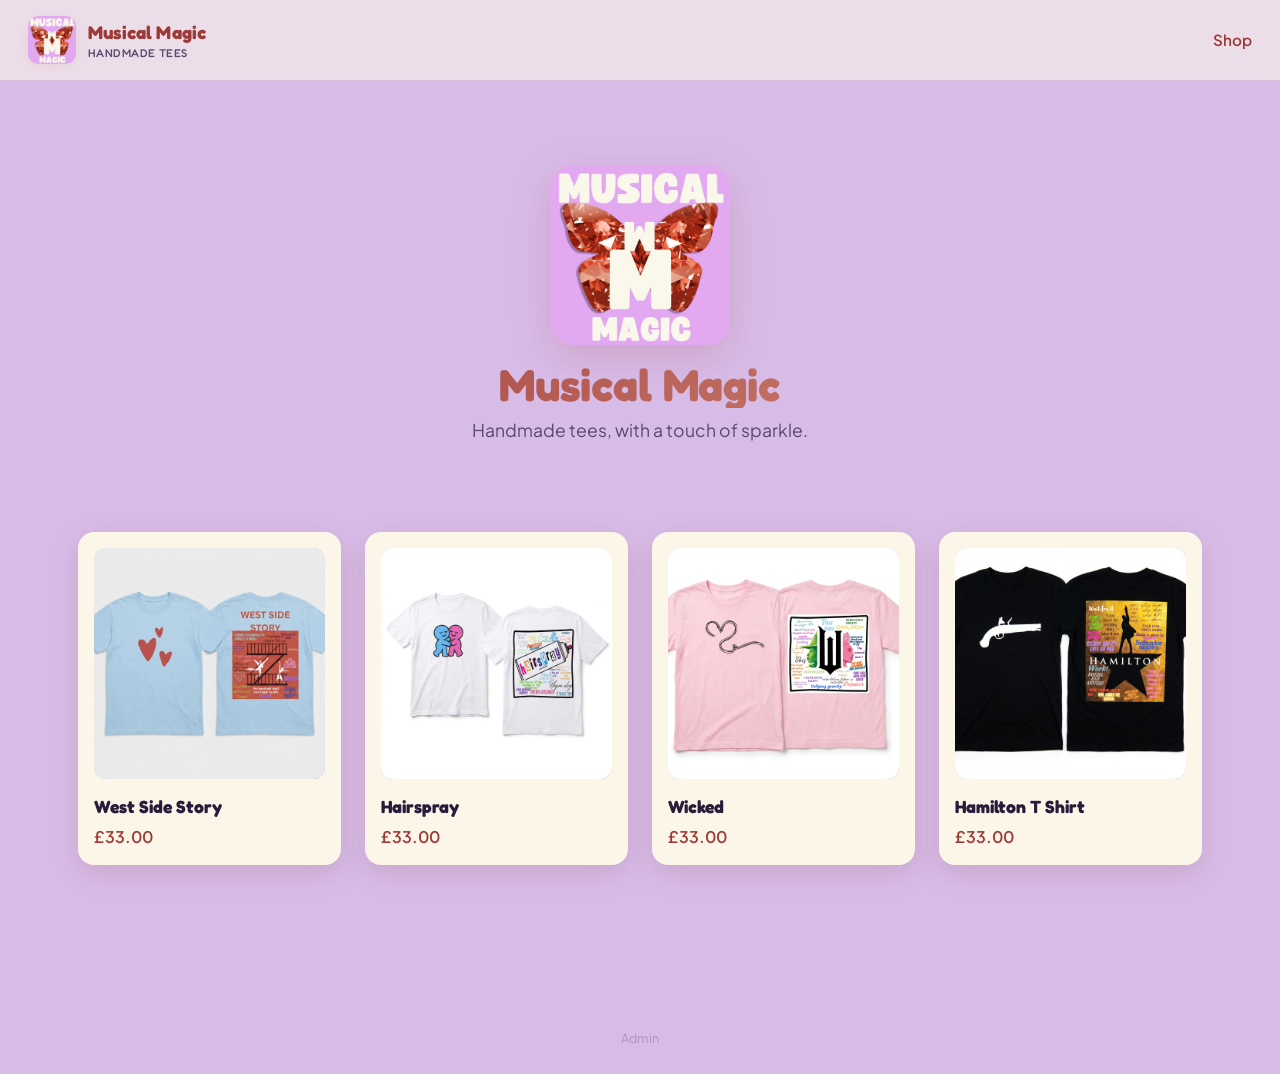
<file: index.html>
<!doctype html>
<html lang="en">
<head>
  <meta charset="utf-8">
  <meta name="viewport" content="width=device-width, initial-scale=1">
  <meta name="description" content="Musical Magic — handmade tees, with a touch of sparkle.">
  <title>Musical Magic</title>
  <link rel="icon" href="logo.jpg">
  <link rel="stylesheet" href="style.css">
</head>
<body>
  <header class="topbar">
    <a class="brand" href="index.html">
      <img src="logo.jpg" alt="Musical Magic logo">
      <div class="brand-name">Musical Magic<small>handmade tees</small></div>
    </a>
    <nav class="nav">
      <a href="index.html" class="active">Shop</a>
    </nav>
  </header>

  <main class="page">
    <section class="hero">
      <img class="hero-logo" src="logo.jpg" alt="Musical Magic">
      <h1>Musical Magic</h1>
      <p class="lead">Handmade tees, with a touch of sparkle.</p>
    </section>

    <section id="grid" class="grid"></section>
    <div id="empty" class="empty" hidden>No tees in stock just yet — check back soon.</div>
  </main>

  <footer class="admin-footer">
    <a href="admin.html">Admin</a>
  </footer>

  <script>
    fetch("tshirts.json", { cache: "no-store" })
      .then(r => r.json())
      .then(data => {
        const grid = document.getElementById("grid");
        const items = (data.tshirts || []);
        if (items.length === 0) {
          grid.hidden = true;
          document.getElementById("empty").hidden = false;
          return;
        }
        grid.innerHTML = items.map(renderCard).join("");
      })
      .catch(() => {
        document.getElementById("grid").hidden = true;
        document.getElementById("empty").hidden = false;
        document.getElementById("empty").textContent =
          "Couldn't load the shop right now. Try again in a moment.";
      });

    function renderCard(t) {
      t = normalize(t);
      const initial = (t.name || "?").charAt(0).toUpperCase();
      const cover = t.images[0] || "";
      const hover = t.images[1] || "";

      let imgHtml;
      if (cover) {
        imgHtml = `<img class="card-image-primary" src="${escapeHtml(cover)}" alt="${escapeHtml(t.name)}" onerror="this.style.display='none';this.parentElement.querySelector('.placeholder').style.display='flex';">`;
        if (hover) {
          imgHtml += `<img class="card-image-hover" src="${escapeHtml(hover)}" alt="" onerror="this.style.display='none'">`;
        }
        imgHtml += `<div class="placeholder" style="display:none">${escapeHtml(initial)}</div>`;
      } else {
        imgHtml = `<div class="placeholder">${escapeHtml(initial)}</div>`;
      }

      const unavail = !t.anyAvailable
        ? '<span class="card-unavailable">Out of stock</span>' : '';
      return `
        <a class="card" href="product.html?id=${encodeURIComponent(t.id)}">
          <div class="card-image">${imgHtml}</div>
          <div class="card-name">${escapeHtml(t.name || "")}</div>
          <div class="card-price">£${formatPrice(t.price)}</div>
          ${unavail}
        </a>
      `;
    }

    /* Normalise old + new schemas into one shape:
       { images: [], sizes: {S,M,L,XL,XXL booleans}, anyAvailable: bool }.
       Keeps the renderer simple and lets old data (image: "x", available: true)
       keep working without a migration. */
    function normalize(t) {
      const images = (Array.isArray(t.images) && t.images.length)
        ? t.images.filter(x => x)
        : (t.image ? [t.image] : []);
      let sizes;
      if (t.sizes && typeof t.sizes === "object") {
        sizes = {
          S:   !!t.sizes.S,   M:   !!t.sizes.M,   L:   !!t.sizes.L,
          XL:  !!t.sizes.XL,  XXL: !!t.sizes.XXL,
        };
      } else {
        const a = t.available !== false;
        sizes = { S: a, M: a, L: a, XL: a, XXL: a };
      }
      const anyAvailable = Object.values(sizes).some(v => v);
      return { ...t, images, sizes, anyAvailable };
    }

    function formatPrice(p) {
      const n = Number(p);
      if (!isFinite(n)) return "—";
      return n.toFixed(2);
    }

    function escapeHtml(s) {
      return String(s).replace(/[&<>"']/g, c => ({
        "&": "&amp;", "<": "&lt;", ">": "&gt;", '"': "&quot;", "'": "&#39;"
      })[c]);
    }
  </script>
</body>
</html>
</file>
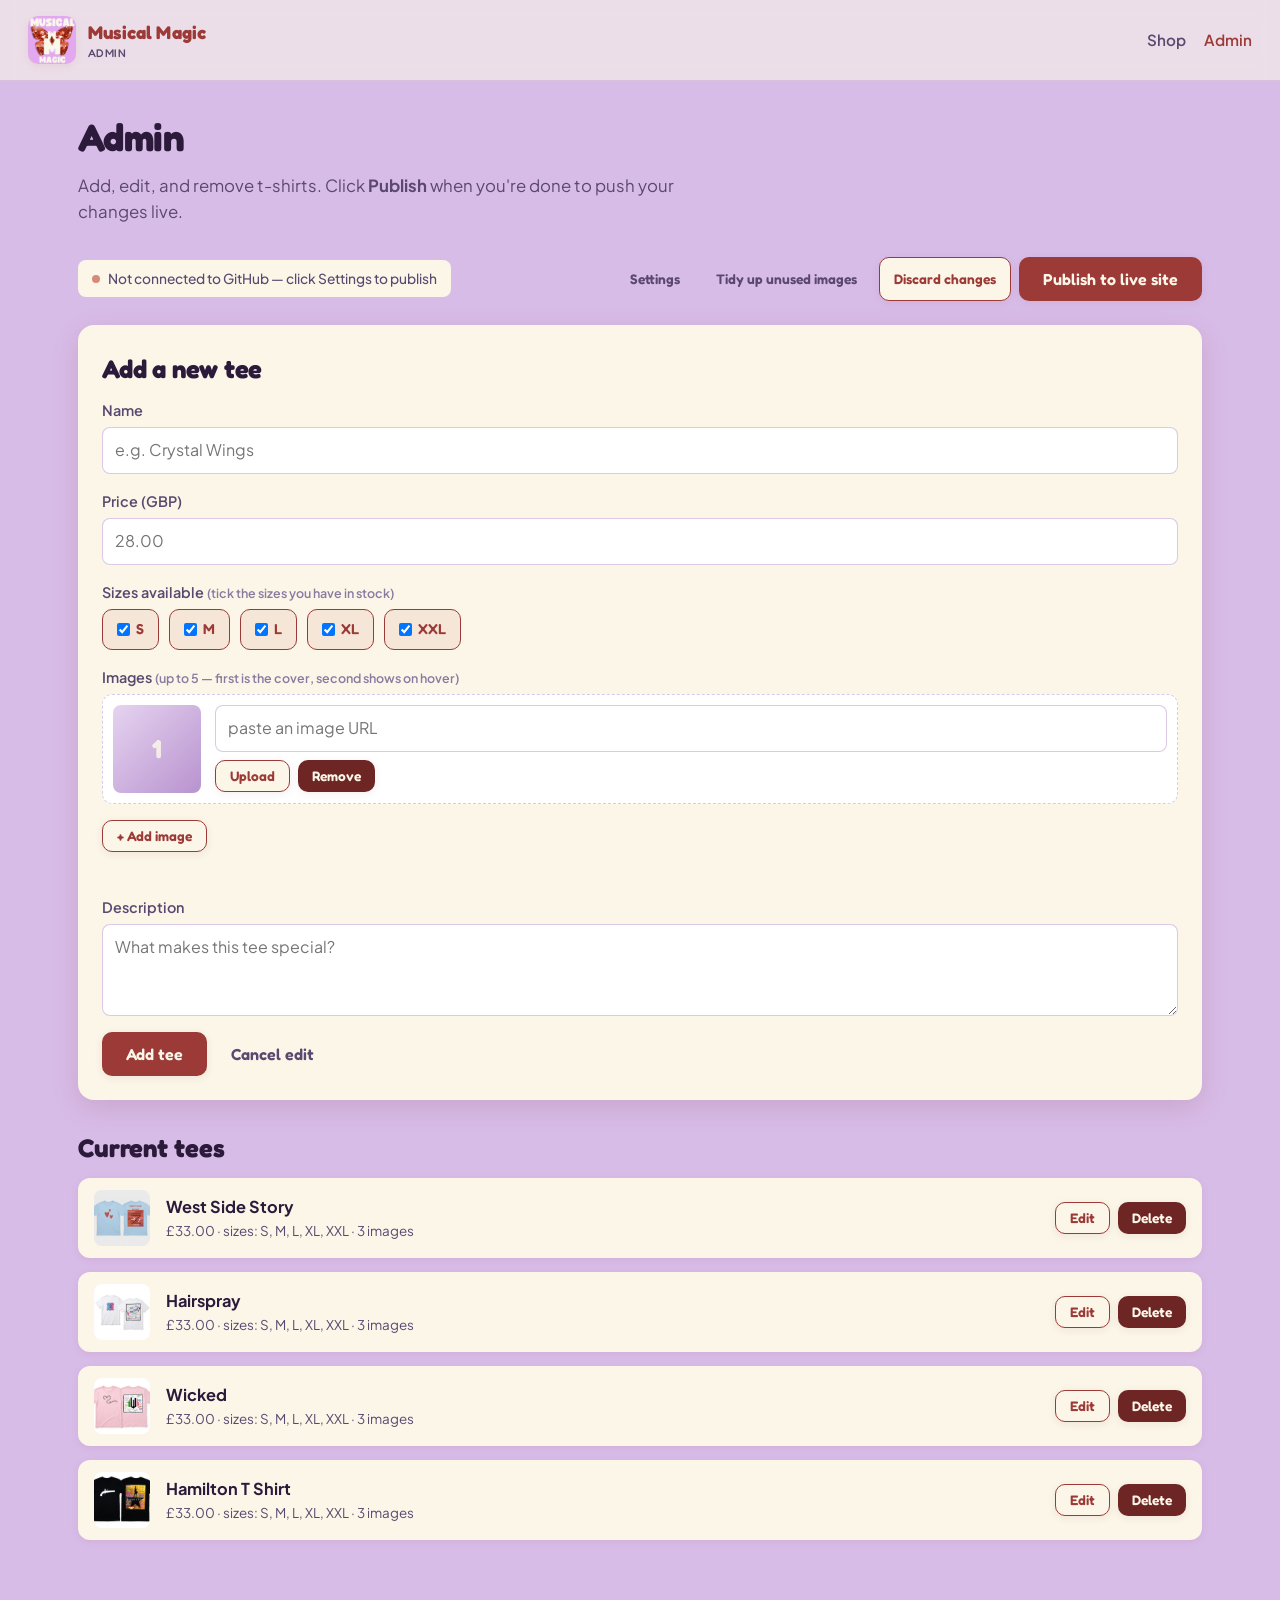
<file: admin.html>
<!doctype html>
<html lang="en">
<head>
  <meta charset="utf-8">
  <meta name="viewport" content="width=device-width, initial-scale=1">
  <meta name="robots" content="noindex, nofollow">
  <title>Admin — Musical Magic</title>
  <link rel="icon" href="logo.jpg">
  <link rel="stylesheet" href="style.css">
</head>
<body>
  <header class="topbar">
    <a class="brand" href="index.html">
      <img src="logo.jpg" alt="Musical Magic logo">
      <div class="brand-name">Musical Magic<small>admin</small></div>
    </a>
    <nav class="nav">
      <a href="index.html">Shop</a>
      <a href="admin.html" class="active">Admin</a>
    </nav>
  </header>

  <main class="page">
    <h1>Admin</h1>
    <p class="lead">Add, edit, and remove t-shirts. Click <strong>Publish</strong> when you're done to push your changes live.</p>

    <div class="admin-bar">
      <div id="status" class="admin-status"><span class="dot warn"></span> Loading…</div>
      <div style="display:flex;gap:8px;flex-wrap:wrap">
        <button class="btn-ghost btn btn-sm" id="setupBtn" type="button">Settings</button>
        <button class="btn-ghost btn btn-sm" id="cleanupBtn" type="button">Tidy up unused images</button>
        <button class="btn btn-secondary btn-sm" id="discardBtn" type="button" hidden>Discard changes</button>
        <button class="btn" id="publishBtn" type="button" disabled>Publish to live site</button>
      </div>
    </div>

    <section class="editor">
      <h2 id="formTitle">Add a new tee</h2>
      <form id="form" autocomplete="off" novalidate>
        <input type="hidden" id="editingId" value="">
        <div class="field">
          <label for="f-name">Name</label>
          <input type="text" id="f-name" required maxlength="80" placeholder="e.g. Crystal Wings">
        </div>
        <div class="field">
          <label for="f-price">Price (GBP)</label>
          <input type="number" id="f-price" required min="0" step="0.01" placeholder="28.00">
        </div>
        <div class="field">
          <label>Sizes available <small>(tick the sizes you have in stock)</small></label>
          <div class="size-checks">
            <label class="size-check"><input type="checkbox" id="size-S"   checked> S</label>
            <label class="size-check"><input type="checkbox" id="size-M"   checked> M</label>
            <label class="size-check"><input type="checkbox" id="size-L"   checked> L</label>
            <label class="size-check"><input type="checkbox" id="size-XL"  checked> XL</label>
            <label class="size-check"><input type="checkbox" id="size-XXL" checked> XXL</label>
          </div>
        </div>
        <div class="field">
          <label>Images <small>(up to 5 — first is the cover, second shows on hover)</small></label>
          <div id="imageRows" class="image-rows"></div>
          <div style="margin-top:10px">
            <button type="button" id="addImageBtn" class="btn btn-secondary btn-sm">+ Add image</button>
          </div>
          <small id="imageStatus" class="image-status"></small>
        </div>
        <div class="field">
          <label for="f-description">Description</label>
          <textarea id="f-description" maxlength="800" placeholder="What makes this tee special?"></textarea>
        </div>
        <div style="display:flex;gap:10px;flex-wrap:wrap">
          <button class="btn" id="saveBtn" type="submit">Add tee</button>
          <button class="btn btn-ghost" id="cancelBtn" type="button" hidden>Cancel edit</button>
        </div>
      </form>
    </section>

    <h2>Current tees</h2>
    <div id="tshirtList" class="tshirt-list"></div>
    <div id="listEmpty" class="empty" hidden>No tees yet. Add your first one above.</div>
  </main>

  <!-- Setup / GitHub token modal -->
  <div class="modal-mask" id="setupModal" hidden>
    <div class="modal">
      <h2>Connect to GitHub</h2>
      <p>To publish your changes to the live shop, you need a GitHub <strong>Personal Access Token</strong>. It's stored only in this browser.</p>
      <ol style="color:var(--ink-soft);font-size:0.94rem;padding-left:18px;line-height:1.7">
        <li>Open <a id="patLink" target="_blank" rel="noopener">github.com/settings/personal-access-tokens/new</a> in a new tab.</li>
        <li>Token name: anything (e.g. <em>Musical Magic admin</em>). Expiration: up to a year.</li>
        <li>Repository access: <strong>Only select repositories</strong> → choose <code id="repoSlug">richmondbot2000-prog/TShirts</code>.</li>
        <li>Repository permissions → <strong>Contents</strong>: <strong>Read and write</strong>.</li>
        <li>Click <strong>Generate token</strong>. Copy the token and paste below.</li>
      </ol>
      <form id="patForm">
        <div class="field">
          <label for="patInput">Personal Access Token</label>
          <input type="password" id="patInput" autocomplete="off" placeholder="github_pat_…">
          <small>Stored in this browser only. Use "Forget token" to remove it.</small>
        </div>
        <div class="field">
          <label for="ownerInput">Repo owner</label>
          <input type="text" id="ownerInput" value="richmondbot2000-prog">
        </div>
        <div class="field">
          <label for="repoInput">Repo name</label>
          <input type="text" id="repoInput" value="TShirts">
        </div>
        <div style="display:flex;gap:10px;flex-wrap:wrap">
          <button class="btn" type="submit">Save token</button>
          <button class="btn btn-ghost" id="forgetBtn" type="button">Forget token</button>
          <button class="btn btn-ghost" id="closeSetupBtn" type="button">Close</button>
        </div>
      </form>
    </div>
  </div>

  <div class="toast" id="toast"></div>

  <script>
    /* Musical Magic admin
       ──────────────────
       Local-first editor: every change is held in localStorage so the user
       can iterate without round-trips. "Publish" pushes the working state
       to GitHub (PUT /repos/:owner/:repo/contents/tshirts.json with the
       blob's current sha) which triggers a Pages rebuild ~30s later. */

    const LS_DRAFT = "mm_draft_v1";
    const LS_REMOTE = "mm_last_published_v1";
    const LS_PAT = "mm_pat_v1";
    const LS_REPO = "mm_repo_v1";

    const $ = id => document.getElementById(id);

    const SIZE_ORDER = ["S","M","L","XL","XXL"];

    let state = { tshirts: [] };
    let lastPublished = null;       // string of last-known JSON content
    let remoteSha = null;            // sha of tshirts.json on GitHub
    let dirty = false;
    let editingId = null;
    let formImages = [""];           // working list of image URLs (length 0..5)

    /* ── boot ─────────────────────────────────────────────────────────── */

    init();

    async function init() {
      restoreRepoConfig();

      // Load draft (if any) or latest published JSON
      const draft = localStorage.getItem(LS_DRAFT);
      if (draft) {
        try { state = JSON.parse(draft); dirty = true; }
        catch { state = { tshirts: [] }; }
      } else {
        await loadFromFile();
      }

      // Always also fetch the live tshirts.json so we know what's published
      // and have the sha for PUTs.
      await refreshRemote();

      render();
      renderImageRows();
      updateStatus();
      updatePublishButton();
      bindEvents();
    }

    function restoreRepoConfig() {
      const cfg = JSON.parse(localStorage.getItem(LS_REPO) || "{}");
      $("ownerInput").value = cfg.owner || "richmondbot2000-prog";
      $("repoInput").value  = cfg.repo  || "TShirts";
      $("repoSlug").textContent = `${$("ownerInput").value}/${$("repoInput").value}`;
      $("patLink").href = "https://github.com/settings/personal-access-tokens/new";
      const pat = localStorage.getItem(LS_PAT);
      if (pat) $("patInput").value = pat;
    }

    async function loadFromFile() {
      try {
        const r = await fetch("tshirts.json", { cache: "no-store" });
        const data = await r.json();
        state = { tshirts: data.tshirts || [] };
      } catch {
        state = { tshirts: [] };
      }
    }

    async function refreshRemote() {
      const cfg = repoCfg();
      if (!cfg.pat || !cfg.owner || !cfg.repo) return;
      try {
        const r = await fetch(
          `https://api.github.com/repos/${cfg.owner}/${cfg.repo}/contents/tshirts.json`,
          { headers: ghHeaders(cfg) }
        );
        if (!r.ok) return;
        const data = await r.json();
        remoteSha = data.sha;
        lastPublished = atob((data.content || "").replace(/\s/g, ""));
        localStorage.setItem(LS_REMOTE, lastPublished);
      } catch {}
    }

    function repoCfg() {
      return {
        pat:   localStorage.getItem(LS_PAT) || "",
        owner: ($("ownerInput").value || "").trim(),
        repo:  ($("repoInput").value  || "").trim(),
      };
    }

    function ghHeaders(cfg) {
      return {
        "Authorization": `Bearer ${cfg.pat}`,
        "Accept": "application/vnd.github+json",
        "X-GitHub-Api-Version": "2022-11-28",
      };
    }

    /* ── render ────────────────────────────────────────────────────────── */

    function render() {
      const list = $("tshirtList");
      const empty = $("listEmpty");
      const items = state.tshirts || [];

      if (items.length === 0) {
        list.innerHTML = "";
        empty.hidden = false;
        return;
      }
      empty.hidden = true;
      list.innerHTML = items.map(raw => {
        const t = normalize(raw);
        const initial = escapeHtml((t.name || "?").charAt(0).toUpperCase());
        const cover = t.images[0] || "";
        const thumb = cover
          ? `<img src="${escapeHtml(cover)}" alt="" onerror="this.style.display='none';this.parentElement.querySelector('.placeholder').style.display='flex';">`
          + `<div class="placeholder" style="display:none">${initial}</div>`
          : `<div class="placeholder">${initial}</div>`;
        const badge = t.anyAvailable
          ? "" : '<span class="badge">Out of stock</span>';
        const sizeSummary = SIZE_ORDER.filter(s => t.sizes[s]).join(", ") || "no sizes";
        return `
          <div class="tshirt-row" data-id="${escapeHtml(t.id)}">
            <div class="thumb">${thumb}</div>
            <div class="meta">
              <strong>${escapeHtml(t.name || "")}${badge}</strong>
              <div class="sub">£${formatPrice(t.price)} · sizes: ${escapeHtml(sizeSummary)} · ${t.images.length} image${t.images.length === 1 ? "" : "s"}</div>
            </div>
            <div class="actions">
              <button class="btn btn-secondary btn-sm" data-action="edit" data-id="${escapeHtml(t.id)}">Edit</button>
              <button class="btn btn-danger btn-sm" data-action="delete" data-id="${escapeHtml(t.id)}">Delete</button>
            </div>
          </div>
        `;
      }).join("");
    }

    function normalize(t) {
      const images = (Array.isArray(t.images) && t.images.length)
        ? t.images.filter(x => x)
        : (t.image ? [t.image] : []);
      let sizes;
      if (t.sizes && typeof t.sizes === "object") {
        sizes = {
          S:   !!t.sizes.S,   M:   !!t.sizes.M,   L:   !!t.sizes.L,
          XL:  !!t.sizes.XL,  XXL: !!t.sizes.XXL,
        };
      } else {
        const a = t.available !== false;
        sizes = { S: a, M: a, L: a, XL: a, XXL: a };
      }
      const anyAvailable = Object.values(sizes).some(v => v);
      return { ...t, images, sizes, anyAvailable };
    }

    function updateStatus() {
      const dot = !repoCfg().pat ? "warn" : (dirty ? "dirty" : "ok");
      const text = !repoCfg().pat
        ? "Not connected to GitHub — click Settings to publish"
        : dirty
          ? "Unpublished changes"
          : "Published — live site is up to date";
      $("status").innerHTML = `<span class="dot ${dot}"></span> ${escapeHtml(text)}`;
      $("discardBtn").hidden = !dirty;
    }

    function updatePublishButton() {
      $("publishBtn").disabled = !dirty || !repoCfg().pat;
    }

    /* ── form ──────────────────────────────────────────────────────────── */

    function bindEvents() {
      $("form").addEventListener("submit", onSubmit);
      $("cancelBtn").addEventListener("click", resetForm);
      $("discardBtn").addEventListener("click", discardChanges);
      $("publishBtn").addEventListener("click", publish);
      $("setupBtn").addEventListener("click", () => $("setupModal").hidden = false);
      $("closeSetupBtn").addEventListener("click", () => $("setupModal").hidden = true);
      $("forgetBtn").addEventListener("click", () => {
        localStorage.removeItem(LS_PAT);
        $("patInput").value = "";
        toast("Token removed from this browser");
        updateStatus();
        updatePublishButton();
      });
      $("patForm").addEventListener("submit", e => {
        e.preventDefault();
        const pat = $("patInput").value.trim();
        if (pat) localStorage.setItem(LS_PAT, pat);
        localStorage.setItem(LS_REPO, JSON.stringify({
          owner: $("ownerInput").value.trim(),
          repo: $("repoInput").value.trim(),
        }));
        $("repoSlug").textContent = `${$("ownerInput").value.trim()}/${$("repoInput").value.trim()}`;
        $("setupModal").hidden = true;
        refreshRemote().then(() => { updateStatus(); updatePublishButton(); });
        toast("Settings saved");
      });
      $("tshirtList").addEventListener("click", e => {
        const btn = e.target.closest("button[data-action]");
        if (!btn) return;
        const id = btn.dataset.id;
        if (btn.dataset.action === "edit")   return startEdit(id);
        if (btn.dataset.action === "delete") return deleteItem(id);
      });

      // Image-row event delegation — clicks/inputs/changes inside #imageRows
      // route to the right slot via data-idx attributes.
      $("imageRows").addEventListener("click", e => {
        const upload = e.target.closest(".image-row-upload");
        if (upload) {
          const idx = +upload.dataset.idx;
          $("imageRows").querySelector(`.image-row-file[data-idx="${idx}"]`).click();
          return;
        }
        const remove = e.target.closest(".image-row-remove");
        if (remove) {
          const idx = +remove.dataset.idx;
          formImages.splice(idx, 1);
          if (formImages.length === 0) formImages = [""];
          renderImageRows();
          return;
        }
      });
      $("imageRows").addEventListener("input", e => {
        const url = e.target.closest(".image-row-url");
        if (url) formImages[+url.dataset.idx] = url.value;
      });
      $("imageRows").addEventListener("change", e => {
        const file = e.target.closest(".image-row-file");
        if (file && file.files[0]) onSlotFileSelected(+file.dataset.idx, file);
      });
      $("addImageBtn").addEventListener("click", () => {
        if (formImages.length < 5) { formImages.push(""); renderImageRows(); }
      });
      $("cleanupBtn").addEventListener("click", cleanupUnreferencedImages);
    }

    function onSubmit(e) {
      e.preventDefault();
      const name = $("f-name").value.trim();
      const price = parseFloat($("f-price").value);
      const description = $("f-description").value.trim();
      const sizes = {
        S:   $("size-S").checked,
        M:   $("size-M").checked,
        L:   $("size-L").checked,
        XL:  $("size-XL").checked,
        XXL: $("size-XXL").checked,
      };
      const images = formImages.map(s => (s || "").trim()).filter(Boolean);

      if (!name || !isFinite(price) || price < 0) {
        toast("Name and price are required", "error");
        return;
      }

      if (editingId) {
        const i = state.tshirts.findIndex(t => t.id === editingId);
        if (i >= 0) {
          // Replace with the new-schema shape — drops legacy `image` + `available`.
          state.tshirts[i] = { id: state.tshirts[i].id, name, price, description, images, sizes };
        }
        toast("Tee updated");
      } else {
        const id = makeId(name, state.tshirts);
        state.tshirts.unshift({ id, name, price, description, images, sizes });
        toast("Tee added");
      }

      resetForm();
      markDirty();
      render();
    }

    function startEdit(id) {
      const raw = state.tshirts.find(x => x.id === id);
      if (!raw) return;
      const t = normalize(raw);
      editingId = id;
      $("editingId").value = id;
      $("formTitle").textContent = `Edit "${t.name}"`;
      $("f-name").value = t.name || "";
      $("f-price").value = t.price ?? "";
      $("f-description").value = t.description || "";
      SIZE_ORDER.forEach(s => { $(`size-${s}`).checked = t.sizes[s]; });
      formImages = t.images.length ? [...t.images] : [""];
      renderImageRows();
      $("saveBtn").textContent = "Save changes";
      $("cancelBtn").hidden = false;
      $("imageStatus").textContent = "";
      window.scrollTo({ top: 0, behavior: "smooth" });
    }

    function resetForm() {
      editingId = null;
      $("editingId").value = "";
      $("formTitle").textContent = "Add a new tee";
      $("form").reset();
      SIZE_ORDER.forEach(s => { $(`size-${s}`).checked = true; });
      formImages = [""];
      renderImageRows();
      $("saveBtn").textContent = "Add tee";
      $("cancelBtn").hidden = true;
      $("imageStatus").textContent = "";
    }

    function deleteItem(id) {
      const t = state.tshirts.find(x => x.id === id);
      if (!t) return;
      if (!confirm(`Delete "${t.name}"? This can't be undone after publishing.`)) return;
      state.tshirts = state.tshirts.filter(x => x.id !== id);
      markDirty();
      render();
      toast("Tee removed");
    }

    function discardChanges() {
      if (!confirm("Discard all unpublished changes?")) return;
      localStorage.removeItem(LS_DRAFT);
      dirty = false;
      loadFromFile().then(() => {
        render();
        updateStatus();
        updatePublishButton();
        toast("Changes discarded");
      });
    }

    function markDirty() {
      dirty = true;
      localStorage.setItem(LS_DRAFT, JSON.stringify(state));
      updateStatus();
      updatePublishButton();
    }

    /* ── publish ────────────────────────────────────────────────────────── */

    async function publish() {
      const cfg = repoCfg();
      if (!cfg.pat) { $("setupModal").hidden = false; return; }
      const btn = $("publishBtn");
      btn.disabled = true;
      btn.textContent = "Publishing…";

      const content = JSON.stringify({ tshirts: state.tshirts }, null, 2) + "\n";

      try {
        // Ensure we have a fresh sha before PUT
        await refreshRemote();
        const body = {
          message: "Update tshirts.json from admin",
          content: btoa(unescape(encodeURIComponent(content))),
          ...(remoteSha ? { sha: remoteSha } : {}),
        };
        const r = await fetch(
          `https://api.github.com/repos/${cfg.owner}/${cfg.repo}/contents/tshirts.json`,
          { method: "PUT", headers: ghHeaders(cfg), body: JSON.stringify(body) }
        );
        if (!r.ok) {
          const err = await r.json().catch(() => ({}));
          throw new Error(err.message || `HTTP ${r.status}`);
        }
        const data = await r.json();
        remoteSha = data.content && data.content.sha;
        lastPublished = content;
        localStorage.removeItem(LS_DRAFT);
        localStorage.setItem(LS_REMOTE, content);
        dirty = false;
        updateStatus();
        toast("Published! Live site updates in ~30 seconds.", "success");
      } catch (e) {
        toast("Publish failed: " + e.message, "error");
      } finally {
        btn.textContent = "Publish to live site";
        updatePublishButton();
      }
    }

    /* ── image rows: render + per-slot upload + resize ──────────────────── */

    function renderImageRows() {
      const container = $("imageRows");
      container.innerHTML = formImages.map((url, i) => `
        <div class="image-row" data-idx="${i}">
          <div class="image-row-thumb">
            ${url
              ? `<img src="${escapeHtml(url)}" alt="" onerror="this.style.opacity='0.3'">`
              : `<span class="image-row-empty">${i + 1}</span>`}
          </div>
          <div class="image-row-controls">
            <input type="url" class="image-row-url" placeholder="paste an image URL" value="${escapeHtml(url || "")}" data-idx="${i}">
            <input type="file" class="image-row-file" accept="image/*" data-idx="${i}" hidden>
            <div class="image-row-buttons">
              <button type="button" class="btn btn-secondary btn-sm image-row-upload" data-idx="${i}">${url ? "Replace" : "Upload"}</button>
              <button type="button" class="btn btn-danger btn-sm image-row-remove" data-idx="${i}">Remove</button>
            </div>
          </div>
        </div>
      `).join("");
      $("addImageBtn").hidden = formImages.length >= 5;
    }

    async function onSlotFileSelected(idx, fileInput) {
      const file = fileInput.files[0];
      if (!file) return;
      const cfg = repoCfg();
      if (!cfg.pat) {
        $("setupModal").hidden = false;
        $("imageStatus").textContent = "Connect to GitHub first (Settings) to upload images.";
        fileInput.value = "";
        return;
      }
      if (!file.type.startsWith("image/")) {
        $("imageStatus").textContent = "That doesn't look like an image file.";
        fileInput.value = "";
        return;
      }
      // 25MB sanity cap on input — we resize down anyway.
      if (file.size > 25 * 1024 * 1024) {
        $("imageStatus").textContent = "Image is over 25MB — please pick a smaller file.";
        fileInput.value = "";
        return;
      }

      $("imageStatus").textContent = `Slot ${idx + 1}: processing…`;
      let working, ext, resizeNote = "";
      try {
        const result = await maybeResizeImage(file);
        working = result.blob;
        ext = result.ext;
        resizeNote = result.note;
      } catch (err) {
        $("imageStatus").textContent = `Slot ${idx + 1}: couldn't process image — ${err.message}`;
        return;
      }

      $("imageStatus").textContent = `Slot ${idx + 1}: uploading…` + (resizeNote ? ` (${resizeNote})` : "");
      try {
        const url = await uploadImage(working, ext, cfg);
        formImages[idx] = url;
        renderImageRows();
        $("imageStatus").textContent = `✓ Slot ${idx + 1}: uploaded as ${url}` + (resizeNote ? ` (${resizeNote})` : "");
      } catch (err) {
        $("imageStatus").textContent = `Slot ${idx + 1}: upload failed — ${err.message}`;
        toast("Upload failed: " + err.message, "error");
      } finally {
        fileInput.value = "";
      }
    }

    /* Resize on the client BEFORE upload so phone-camera 8 MB JPEGs become
       300–500 KB without the user having to think about it. Skip resize when
       the image is already small AND modestly sized — no point re-encoding
       an already-optimised asset. Returns { blob, ext, note }. */
    async function maybeResizeImage(file) {
      let img;
      try { img = await loadImage(file); }
      catch { return { blob: file, ext: extOf(file.name), note: "" }; }

      const maxEdge = Math.max(img.naturalWidth, img.naturalHeight);
      if (file.size <= 800 * 1024 && maxEdge <= 1600) {
        return { blob: file, ext: extOf(file.name), note: "" };
      }

      const blob = await canvasResize(img, 1200, "image/jpeg", 0.85);
      const before = (file.size / 1024).toFixed(0);
      const after  = (blob.size / 1024).toFixed(0);
      const note = `resized ${img.naturalWidth}×${img.naturalHeight} → max 1200px, ${before} KB → ${after} KB`;
      return { blob, ext: "jpg", note };
    }

    function loadImage(blob) {
      return new Promise((resolve, reject) => {
        const url = URL.createObjectURL(blob);
        const img = new Image();
        img.onload  = () => { URL.revokeObjectURL(url); resolve(img); };
        img.onerror = () => { URL.revokeObjectURL(url); reject(new Error("decode failed")); };
        img.src = url;
      });
    }

    function canvasResize(img, maxEdge, mime, quality) {
      const scale = Math.min(1, maxEdge / Math.max(img.naturalWidth, img.naturalHeight));
      const w = Math.round(img.naturalWidth  * scale);
      const h = Math.round(img.naturalHeight * scale);
      const canvas = document.createElement("canvas");
      canvas.width = w; canvas.height = h;
      const ctx = canvas.getContext("2d");
      ctx.imageSmoothingEnabled = true;
      ctx.imageSmoothingQuality = "high";
      ctx.drawImage(img, 0, 0, w, h);
      return new Promise((resolve, reject) => {
        canvas.toBlob(b => b ? resolve(b) : reject(new Error("encoding failed")), mime, quality);
      });
    }

    function extOf(filename) {
      return ((filename || "").split(".").pop() || "jpg")
        .toLowerCase().replace(/[^a-z0-9]/g, "").slice(0, 5) || "jpg";
    }

    async function uploadImage(blob, ext, cfg) {
      // Filename: <slug>-<timestamp>.<ext> — readable in the repo + cache-busts
      // when an image is replaced for the same tee.
      const slugSrc = $("f-name").value.trim() || "tee";
      const slug = slugSrc.toLowerCase()
        .replace(/[^a-z0-9]+/g, "-").replace(/^-+|-+$/g, "") || "tee";
      const filename = `images/${slug}-${Date.now()}.${ext}`;

      const base64 = await blobToBase64(blob);
      const r = await fetch(
        `https://api.github.com/repos/${cfg.owner}/${cfg.repo}/contents/${filename}`,
        {
          method: "PUT",
          headers: ghHeaders(cfg),
          body: JSON.stringify({
            message: `Upload image ${filename}`,
            content: base64,
          }),
        }
      );
      if (!r.ok) {
        const err = await r.json().catch(() => ({}));
        throw new Error(err.message || `HTTP ${r.status}`);
      }
      return filename;
    }

    function blobToBase64(blob) {
      return new Promise((resolve, reject) => {
        const reader = new FileReader();
        reader.onload = () => {
          const result = reader.result || "";
          const comma = result.indexOf(",");
          resolve(comma >= 0 ? result.slice(comma + 1) : "");
        };
        reader.onerror = () => reject(reader.error || new Error("Read failed"));
        reader.readAsDataURL(blob);
      });
    }

    /* ── cleanup: prune unused images in the repo ───────────────────────── */

    async function cleanupUnreferencedImages() {
      const cfg = repoCfg();
      if (!cfg.pat) {
        $("setupModal").hidden = false;
        toast("Connect to GitHub first (Settings) to tidy up images.", "error");
        return;
      }

      // "Referenced" = anything pointed at by a saved tee OR the in-progress
      // form (so an image just uploaded for a tee being edited isn't deleted).
      const referenced = new Set();
      for (const raw of state.tshirts) {
        const t = normalize(raw);
        for (const img of t.images) referenced.add(img);
      }
      for (const url of formImages) {
        if (url) referenced.add(url);
      }

      let images;
      try {
        images = await listImagesInRepo(cfg);
      } catch (e) {
        return toast("Couldn't list images: " + e.message, "error");
      }

      const orphans = images.filter(img => !referenced.has(img.path));
      if (orphans.length === 0) {
        return toast("Nothing to tidy up — every image is in use.", "success");
      }

      const namesPreview = orphans.slice(0, 10).map(o => "  • " + o.path).join("\n");
      const more = orphans.length > 10 ? `\n  …and ${orphans.length - 10} more` : "";
      const ok = confirm(
        `Delete ${orphans.length} unused image(s) from the repo?\n\n${namesPreview}${more}\n\nThis cannot be undone.`
      );
      if (!ok) return;

      let deleted = 0, failed = 0;
      toast(`Deleting ${orphans.length} image(s)…`);
      for (const img of orphans) {
        try {
          const r = await fetch(
            `https://api.github.com/repos/${cfg.owner}/${cfg.repo}/contents/${img.path}`,
            {
              method: "DELETE",
              headers: ghHeaders(cfg),
              body: JSON.stringify({
                message: `Cleanup unused image ${img.path}`,
                sha: img.sha,
              }),
            }
          );
          if (r.ok) deleted++; else failed++;
        } catch { failed++; }
      }
      const msg = `Deleted ${deleted} image(s)` + (failed ? `, ${failed} failed` : "") + ".";
      toast(msg, failed ? "error" : "success");
    }

    async function listImagesInRepo(cfg) {
      const r = await fetch(
        `https://api.github.com/repos/${cfg.owner}/${cfg.repo}/contents/images`,
        { headers: ghHeaders(cfg) }
      );
      if (r.status === 404) return [];   // no images/ folder yet — nothing to tidy
      if (!r.ok) throw new Error(`HTTP ${r.status}`);
      const data = await r.json();
      return (Array.isArray(data) ? data : [])
        .filter(f => f.type === "file")
        .map(f => ({ name: f.name, path: f.path, sha: f.sha }));
    }

    /* ── helpers ────────────────────────────────────────────────────────── */

    function makeId(name, existing) {
      const base = (name || "tee").toLowerCase().replace(/[^a-z0-9]+/g, "-").replace(/^-+|-+$/g, "") || "tee";
      let id = base;
      let n = 2;
      const ids = new Set(existing.map(t => t.id));
      while (ids.has(id)) { id = `${base}-${n++}`; }
      return id;
    }

    function formatPrice(p) {
      const n = Number(p);
      return isFinite(n) ? n.toFixed(2) : "—";
    }

    function escapeHtml(s) {
      return String(s).replace(/[&<>"']/g, c => ({
        "&": "&amp;", "<": "&lt;", ">": "&gt;", '"': "&quot;", "'": "&#39;"
      })[c]);
    }

    let toastT;
    function toast(msg, kind = "") {
      const t = $("toast");
      t.textContent = msg;
      t.className = "toast show " + kind;
      clearTimeout(toastT);
      toastT = setTimeout(() => { t.className = "toast " + kind; }, 2400);
    }
  </script>
</body>
</html>
</file>
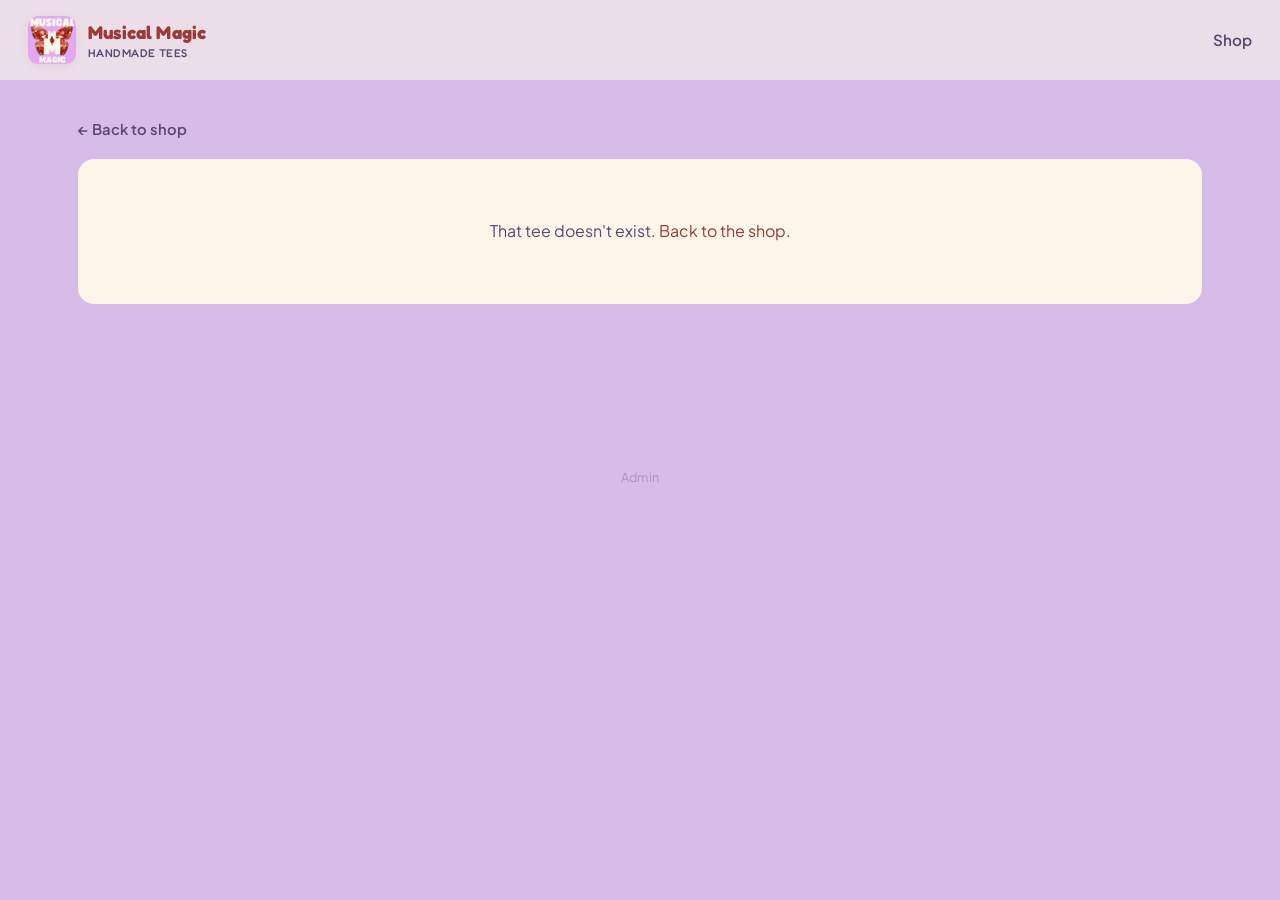
<file: product.html>
<!doctype html>
<html lang="en">
<head>
  <meta charset="utf-8">
  <meta name="viewport" content="width=device-width, initial-scale=1">
  <meta name="description" content="Musical Magic — handmade tees, with a touch of sparkle.">
  <title>Musical Magic</title>
  <link rel="icon" href="logo.jpg">
  <link rel="stylesheet" href="style.css">
</head>
<body>
  <header class="topbar">
    <a class="brand" href="index.html">
      <img src="logo.jpg" alt="Musical Magic logo">
      <div class="brand-name">Musical Magic<small>handmade tees</small></div>
    </a>
    <nav class="nav">
      <a href="index.html">Shop</a>
    </nav>
  </header>

  <main class="page">
    <a href="index.html" class="back-link">← Back to shop</a>
    <section id="product" class="product"></section>
    <div id="missing" class="empty" hidden>That tee doesn't exist. <a href="index.html">Back to the shop</a>.</div>
  </main>

  <footer class="admin-footer">
    <a href="admin.html">Admin</a>
  </footer>

  <script>
    const params = new URLSearchParams(location.search);
    const wantId = params.get("id");

    fetch("tshirts.json", { cache: "no-store" })
      .then(r => r.json())
      .then(data => {
        const items = data.tshirts || [];
        const t = items.find(x => x.id === wantId);
        if (!t) {
          document.getElementById("product").hidden = true;
          document.getElementById("missing").hidden = false;
          return;
        }
        render(t);
        document.title = t.name + " — Musical Magic";
      })
      .catch(() => {
        document.getElementById("product").hidden = true;
        document.getElementById("missing").hidden = false;
      });

    const SIZE_ORDER = ["S","M","L","XL","XXL"];

    function render(t) {
      t = normalize(t);
      const initial = (t.name || "?").charAt(0).toUpperCase();

      // Gallery: hero image + thumbnail strip if there's more than one.
      let galleryHtml;
      if (t.images.length > 0) {
        const thumbs = t.images.length > 1 ? `
          <div class="product-thumbs">
            ${t.images.map((img, i) => `
              <button class="product-thumb${i === 0 ? ' active' : ''}" data-img="${escapeHtml(img)}" type="button" aria-label="Image ${i + 1}">
                <img src="${escapeHtml(img)}" alt="">
              </button>
            `).join("")}
          </div>` : "";
        galleryHtml = `
          <div class="product-gallery">
            <div class="product-image">
              <img id="heroImg" src="${escapeHtml(t.images[0])}" alt="${escapeHtml(t.name)}">
            </div>
            ${thumbs}
          </div>`;
      } else {
        galleryHtml = `<div class="product-image"><div class="placeholder">${escapeHtml(initial)}</div></div>`;
      }

      // Size picker — every size shown, unavailable ones disabled + struck through.
      const sizesHtml = t.anyAvailable ? `
        <div class="size-picker">
          <div class="size-picker-label">Size</div>
          <div class="size-buttons">
            ${SIZE_ORDER.map(s => `
              <button class="size-btn${t.sizes[s] ? "" : " unavailable"}"
                      data-size="${s}"
                      ${t.sizes[s] ? "" : "disabled"}
                      type="button"
                      aria-label="Size ${s}${t.sizes[s] ? "" : " (out of stock)"}">${s}</button>
            `).join("")}
          </div>
        </div>` : `<div class="out-of-stock-msg">Currently out of stock — check back soon.</div>`;

      const ctaHtml = t.anyAvailable
        ? `<button class="btn" id="orderBtn" type="button" disabled>Pick a size to order</button>` : "";

      document.getElementById("product").innerHTML = `
        ${galleryHtml}
        <div class="product-info">
          <h1>${escapeHtml(t.name || "")}</h1>
          <div class="product-price">£${formatPrice(t.price)}</div>
          <p class="product-description">${escapeHtml(t.description || "")}</p>
          ${sizesHtml}
          ${ctaHtml}
        </div>
      `;

      // Wire the gallery thumbnails — click swaps the hero image.
      document.querySelectorAll(".product-thumb").forEach(btn => {
        btn.addEventListener("click", () => {
          document.getElementById("heroImg").src = btn.dataset.img;
          document.querySelectorAll(".product-thumb").forEach(b => b.classList.remove("active"));
          btn.classList.add("active");
        });
      });

      // Wire the size picker — click selects, enabling the order button + size-aware mailto.
      let selectedSize = null;
      document.querySelectorAll(".size-btn:not(.unavailable)").forEach(btn => {
        btn.addEventListener("click", () => {
          selectedSize = btn.dataset.size;
          document.querySelectorAll(".size-btn").forEach(b => b.classList.remove("selected"));
          btn.classList.add("selected");
          const orderBtn = document.getElementById("orderBtn");
          if (orderBtn) {
            orderBtn.disabled = false;
            orderBtn.textContent = `Email to order — size ${selectedSize}`;
            orderBtn.onclick = () => {
              const subject = `Order: ${t.name} (size ${selectedSize})`;
              const body = `I'd like to order the ${t.name} tee in size ${selectedSize}.`;
              window.location.href = `mailto:?subject=${encodeURIComponent(subject)}&body=${encodeURIComponent(body)}`;
            };
          }
        });
      });
    }

    function normalize(t) {
      const images = (Array.isArray(t.images) && t.images.length)
        ? t.images.filter(x => x)
        : (t.image ? [t.image] : []);
      let sizes;
      if (t.sizes && typeof t.sizes === "object") {
        sizes = {
          S:   !!t.sizes.S,   M:   !!t.sizes.M,   L:   !!t.sizes.L,
          XL:  !!t.sizes.XL,  XXL: !!t.sizes.XXL,
        };
      } else {
        const a = t.available !== false;
        sizes = { S: a, M: a, L: a, XL: a, XXL: a };
      }
      const anyAvailable = Object.values(sizes).some(v => v);
      return { ...t, images, sizes, anyAvailable };
    }

    function formatPrice(p) {
      const n = Number(p);
      if (!isFinite(n)) return "—";
      return n.toFixed(2);
    }

    function escapeHtml(s) {
      return String(s).replace(/[&<>"']/g, c => ({
        "&": "&amp;", "<": "&lt;", ">": "&gt;", '"': "&quot;", "'": "&#39;"
      })[c]);
    }
  </script>
</body>
</html>
</file>
<file: style.css>
/* Musical Magic — palette + base styles
   Logo cues: soft lavender background, crystalline garnet butterfly,
   thick cream wordmark. Body uses Plus Jakarta Sans (clean, friendly);
   display headlines use Fredoka (rounded, chunky to echo the wordmark). */
@import url('https://fonts.googleapis.com/css2?family=Fredoka:wght@500;600;700&family=Plus+Jakarta+Sans:wght@400;500;600;700&display=swap');

:root {
  --lav-bg: #d8bce8;
  --lav-soft: #e6d3f0;
  --lav-deep: #b893cf;
  --cream: #fbf6e8;
  --cream-soft: #f5edd6;
  --garnet: #9c3a37;
  --garnet-deep: #6e2624;
  --rose: #d68a7a;
  --ink: #2b1a3a;
  --ink-soft: #5a4870;
  --muted: #897ba0;
  --shadow-soft: 0 2px 8px rgba(110, 38, 36, 0.08);
  --shadow-card: 0 8px 28px rgba(110, 38, 36, 0.14);
  --shadow-glow: 0 12px 40px rgba(156, 58, 55, 0.18);
}

* { box-sizing: border-box; }

html, body {
  margin: 0; padding: 0;
  font-family: 'Plus Jakarta Sans', system-ui, -apple-system, sans-serif;
  color: var(--ink);
  background: var(--lav-bg);
  line-height: 1.55;
}

a { color: var(--garnet); text-decoration: none; }
a:hover { color: var(--garnet-deep); text-decoration: underline; }

img { max-width: 100%; display: block; }

h1, h2, h3 {
  font-family: 'Fredoka', sans-serif;
  font-weight: 700;
  letter-spacing: -0.005em;
  margin: 0 0 0.4em;
  color: var(--ink);
}

h1 { font-size: 2.4rem; line-height: 1.05; }
h2 { font-size: 1.6rem; }
h3 { font-size: 1.2rem; }

/* TOPBAR */
.topbar {
  display: flex;
  align-items: center;
  justify-content: space-between;
  padding: 16px 28px;
  background: rgba(251, 246, 232, 0.6);
  backdrop-filter: blur(10px);
  -webkit-backdrop-filter: blur(10px);
  border-bottom: 1px solid rgba(184, 147, 207, 0.4);
  position: sticky;
  top: 0;
  z-index: 50;
}
.brand {
  display: flex;
  align-items: center;
  gap: 12px;
}
.brand img {
  width: 48px; height: 48px;
  border-radius: 10px;
  object-fit: cover;
  box-shadow: var(--shadow-soft);
}
.brand-name {
  font-family: 'Fredoka', sans-serif;
  font-weight: 700;
  font-size: 1.15rem;
  color: var(--garnet);
  letter-spacing: 0.01em;
}
.brand-name small {
  display: block;
  font-size: 0.7rem;
  color: var(--ink-soft);
  font-weight: 500;
  letter-spacing: 0.04em;
  text-transform: uppercase;
  margin-top: -2px;
}
.nav { display: flex; gap: 18px; align-items: center; }
.nav a {
  font-weight: 600;
  font-size: 0.95rem;
  color: var(--ink-soft);
}
.nav a.active, .nav a:hover { color: var(--garnet); text-decoration: none; }

/* PAGE LAYOUT */
.page {
  max-width: 1180px;
  margin: 0 auto;
  padding: 36px 28px 80px;
}
.lead {
  font-size: 1.05rem;
  color: var(--ink-soft);
  max-width: 620px;
  margin: 0 0 32px;
}

/* HERO (homepage) */
.hero {
  position: relative;
  text-align: center;
  padding: 48px 24px 56px;
  margin-bottom: 32px;
}
.hero-logo {
  width: 180px;
  height: 180px;
  margin: 0 auto 16px;
  border-radius: 24px;
  box-shadow: var(--shadow-glow);
  object-fit: cover;
}
.hero h1 {
  font-size: 2.8rem;
  background: linear-gradient(135deg, var(--garnet) 0%, var(--rose) 100%);
  -webkit-background-clip: text;
  background-clip: text;
  -webkit-text-fill-color: transparent;
  margin-bottom: 0.2em;
}
.hero .lead {
  margin: 0 auto;
  font-size: 1.1rem;
}

/* PRODUCT GRID */
.grid {
  display: grid;
  grid-template-columns: repeat(auto-fill, minmax(260px, 1fr));
  gap: 24px;
}
.card {
  background: var(--cream);
  border-radius: 16px;
  padding: 16px;
  box-shadow: var(--shadow-card);
  transition: transform 0.2s, box-shadow 0.2s;
  cursor: pointer;
  display: flex;
  flex-direction: column;
}
.card:hover {
  transform: translateY(-4px);
  box-shadow: var(--shadow-glow);
}
.card-image {
  aspect-ratio: 1;
  border-radius: 12px;
  background: linear-gradient(135deg, var(--lav-soft) 0%, var(--lav-deep) 100%);
  margin-bottom: 14px;
  overflow: hidden;
  display: flex;
  align-items: center;
  justify-content: center;
  position: relative;
}
.card-image-primary,
.card-image-hover {
  position: absolute;
  inset: 0;
  width: 100%;
  height: 100%;
  object-fit: cover;
  transition: opacity 0.25s ease;
}
.card-image-hover { opacity: 0; }
.card:hover .card-image-hover { opacity: 1; }
.card-image .placeholder {
  font-family: 'Fredoka', sans-serif;
  font-size: 3rem;
  font-weight: 700;
  color: rgba(251, 246, 232, 0.85);
  letter-spacing: 0.02em;
  display: flex;
  align-items: center;
  justify-content: center;
  width: 100%;
  height: 100%;
}
.card-name {
  font-family: 'Fredoka', sans-serif;
  font-weight: 700;
  font-size: 1.1rem;
  margin: 0 0 4px;
  color: var(--ink);
}
.card-price {
  font-weight: 600;
  font-size: 1rem;
  color: var(--garnet);
}
.card-unavailable {
  display: inline-block;
  margin-top: 6px;
  background: rgba(110, 38, 36, 0.08);
  color: var(--garnet-deep);
  font-size: 0.72rem;
  font-weight: 600;
  text-transform: uppercase;
  letter-spacing: 0.06em;
  padding: 3px 8px;
  border-radius: 6px;
}

/* PRODUCT DETAIL */
.product {
  display: grid;
  grid-template-columns: minmax(0, 1fr) minmax(0, 1fr);
  gap: 48px;
  align-items: start;
}
.product-gallery {
  display: flex;
  flex-direction: column;
  gap: 14px;
}
.product-image {
  aspect-ratio: 1;
  border-radius: 20px;
  background: linear-gradient(135deg, var(--lav-soft) 0%, var(--lav-deep) 100%);
  overflow: hidden;
  box-shadow: var(--shadow-card);
  display: flex;
  align-items: center;
  justify-content: center;
}
.product-image img {
  width: 100%;
  height: 100%;
  object-fit: cover;
}
.product-image .placeholder {
  font-family: 'Fredoka', sans-serif;
  font-size: 7rem;
  font-weight: 700;
  color: rgba(251, 246, 232, 0.85);
}
.product-thumbs {
  display: flex;
  gap: 10px;
  flex-wrap: wrap;
}
.product-thumb {
  width: 72px; height: 72px;
  padding: 0;
  border: 2px solid transparent;
  border-radius: 10px;
  overflow: hidden;
  cursor: pointer;
  background: var(--lav-soft);
  transition: border-color 0.15s, transform 0.15s;
}
.product-thumb:hover { transform: translateY(-2px); }
.product-thumb.active { border-color: var(--garnet); }
.product-thumb img { width: 100%; height: 100%; object-fit: cover; }

/* SIZE PICKER (product page) */
.size-picker { margin: 8px 0 24px; }
.size-picker-label {
  font-family: 'Fredoka', sans-serif;
  font-weight: 600;
  font-size: 0.95rem;
  color: var(--ink-soft);
  margin-bottom: 8px;
}
.size-buttons {
  display: flex;
  flex-wrap: wrap;
  gap: 8px;
}
.size-btn {
  font: inherit;
  font-family: 'Fredoka', sans-serif;
  font-weight: 600;
  font-size: 0.95rem;
  min-width: 52px;
  padding: 10px 14px;
  border: 1.5px solid var(--garnet);
  border-radius: 10px;
  background: var(--cream);
  color: var(--garnet);
  cursor: pointer;
  transition: background 0.15s, color 0.15s, transform 0.1s;
}
.size-btn:hover { background: var(--cream-soft); }
.size-btn.selected {
  background: var(--garnet);
  color: var(--cream);
  transform: translateY(-1px);
}
.size-btn.unavailable {
  border-color: rgba(43, 26, 58, 0.18);
  color: rgba(43, 26, 58, 0.35);
  background: transparent;
  text-decoration: line-through;
  cursor: not-allowed;
}
.out-of-stock-msg {
  background: rgba(110, 38, 36, 0.08);
  color: var(--garnet-deep);
  font-weight: 600;
  padding: 12px 16px;
  border-radius: 10px;
  margin-bottom: 18px;
}
.product-info h1 { font-size: 2.4rem; margin-bottom: 0.1em; }
.product-price {
  font-family: 'Fredoka', sans-serif;
  font-size: 1.8rem;
  font-weight: 600;
  color: var(--garnet);
  margin: 12px 0 24px;
}
.product-description {
  font-size: 1.02rem;
  line-height: 1.7;
  color: var(--ink-soft);
  margin-bottom: 24px;
}
.btn {
  display: inline-flex;
  align-items: center;
  gap: 8px;
  font-family: 'Fredoka', sans-serif;
  font-weight: 600;
  font-size: 1rem;
  padding: 12px 24px;
  border: none;
  border-radius: 10px;
  cursor: pointer;
  background: var(--garnet);
  color: var(--cream);
  text-decoration: none;
  transition: background 0.15s, transform 0.15s, box-shadow 0.15s;
  box-shadow: var(--shadow-soft);
}
.btn:hover {
  background: var(--garnet-deep);
  transform: translateY(-1px);
  text-decoration: none;
  color: var(--cream);
  box-shadow: var(--shadow-card);
}
.btn-secondary {
  background: var(--cream);
  color: var(--garnet);
  border: 1.5px solid var(--garnet);
}
.btn-secondary:hover { background: var(--cream-soft); color: var(--garnet-deep); }
.btn-ghost {
  background: transparent;
  color: var(--ink-soft);
  box-shadow: none;
  padding: 10px 14px;
}
.btn-ghost:hover { background: rgba(255,255,255,0.5); color: var(--garnet); transform: none; }
.btn-danger { background: var(--garnet-deep); }
.btn-danger:hover { background: #4a1816; }
.btn-sm { font-size: 0.86rem; padding: 7px 14px; }
.back-link {
  display: inline-flex;
  align-items: center;
  gap: 6px;
  font-weight: 600;
  font-size: 0.92rem;
  color: var(--ink-soft);
  margin-bottom: 18px;
}

/* ADMIN */
.admin-bar {
  display: flex;
  justify-content: space-between;
  align-items: center;
  margin-bottom: 24px;
  flex-wrap: wrap;
  gap: 12px;
}
.admin-status {
  font-size: 0.86rem;
  color: var(--ink-soft);
  background: var(--cream);
  padding: 8px 14px;
  border-radius: 8px;
  font-weight: 500;
}
.admin-status .dot {
  display: inline-block;
  width: 8px; height: 8px;
  border-radius: 50%;
  margin-right: 6px;
  vertical-align: 1px;
}
.admin-status .dot.ok    { background: #2ea96f; }
.admin-status .dot.warn  { background: #d68a7a; }
.admin-status .dot.dirty { background: var(--garnet); }

.editor {
  background: var(--cream);
  border-radius: 16px;
  padding: 24px;
  box-shadow: var(--shadow-card);
  margin-bottom: 28px;
}
.editor h2 { margin-top: 0; }

.field {
  display: flex;
  flex-direction: column;
  gap: 6px;
  margin-bottom: 16px;
}
.field label {
  font-weight: 600;
  font-size: 0.9rem;
  color: var(--ink-soft);
}
.field small {
  font-size: 0.78rem;
  color: var(--muted);
}
.field input[type="text"],
.field input[type="number"],
.field input[type="url"],
.field input[type="password"],
.field textarea,
.field select {
  font: inherit;
  padding: 10px 12px;
  border: 1.5px solid rgba(184, 147, 207, 0.5);
  border-radius: 8px;
  background: white;
  color: var(--ink);
}
.field textarea { min-height: 92px; resize: vertical; }
.field input:focus, .field textarea:focus, .field select:focus {
  outline: none;
  border-color: var(--garnet);
  box-shadow: 0 0 0 3px rgba(156, 58, 55, 0.12);
}

.field-row {
  display: grid;
  grid-template-columns: 2fr 1fr;
  gap: 16px;
}

.field input[type="file"] {
  font: inherit;
  padding: 8px;
  border: 1.5px dashed rgba(184, 147, 207, 0.7);
  border-radius: 8px;
  background: rgba(255, 255, 255, 0.5);
  color: var(--ink-soft);
  cursor: pointer;
}
.field input[type="file"]::file-selector-button {
  font: inherit;
  font-weight: 600;
  background: var(--garnet);
  color: var(--cream);
  border: none;
  border-radius: 6px;
  padding: 6px 12px;
  margin-right: 10px;
  cursor: pointer;
}
.field input[type="file"]::file-selector-button:hover { background: var(--garnet-deep); }

.image-status {
  min-height: 1.1em;
  color: var(--ink-soft);
  display: block;
  margin-top: 8px;
}

/* SIZE CHECKBOXES (admin form) */
.size-checks {
  display: flex;
  flex-wrap: wrap;
  gap: 10px;
}
.size-check {
  display: inline-flex;
  align-items: center;
  gap: 6px;
  font-family: 'Fredoka', sans-serif;
  font-weight: 600;
  font-size: 0.95rem;
  background: white;
  border: 1.5px solid rgba(184, 147, 207, 0.5);
  border-radius: 10px;
  padding: 8px 14px;
  cursor: pointer;
  user-select: none;
  transition: background 0.15s, border-color 0.15s;
}
.size-check:has(input:checked) {
  background: rgba(214, 138, 122, 0.15);
  border-color: var(--garnet);
  color: var(--garnet);
}
.size-check input { margin: 0; }

/* IMAGE ROWS (admin form) */
.image-rows {
  display: flex;
  flex-direction: column;
  gap: 12px;
}
.image-row {
  display: grid;
  grid-template-columns: 88px 1fr;
  gap: 14px;
  align-items: center;
  background: white;
  border: 1.5px dashed rgba(184, 147, 207, 0.5);
  border-radius: 10px;
  padding: 10px;
}
.image-row-thumb {
  width: 88px; height: 88px;
  border-radius: 8px;
  overflow: hidden;
  background: linear-gradient(135deg, var(--lav-soft) 0%, var(--lav-deep) 100%);
  display: flex;
  align-items: center;
  justify-content: center;
}
.image-row-thumb img { width: 100%; height: 100%; object-fit: cover; display: block; }
.image-row-empty {
  font-family: 'Fredoka', sans-serif;
  font-weight: 700;
  font-size: 1.6rem;
  color: rgba(251, 246, 232, 0.85);
}
.image-row-controls {
  display: flex;
  flex-direction: column;
  gap: 8px;
}
.image-row-controls .image-row-url {
  font: inherit;
  padding: 8px 10px;
  border: 1.5px solid rgba(184, 147, 207, 0.5);
  border-radius: 6px;
  background: white;
  color: var(--ink);
}
.image-row-buttons {
  display: flex;
  gap: 8px;
  flex-wrap: wrap;
}

.tshirt-list {
  display: grid;
  gap: 14px;
}
.tshirt-row {
  display: grid;
  grid-template-columns: 56px 1fr auto;
  gap: 16px;
  align-items: center;
  background: var(--cream);
  border-radius: 12px;
  padding: 12px 16px;
  box-shadow: var(--shadow-soft);
}
.tshirt-row .thumb {
  width: 56px; height: 56px;
  border-radius: 8px;
  background: linear-gradient(135deg, var(--lav-soft) 0%, var(--lav-deep) 100%);
  overflow: hidden;
  display: flex;
  align-items: center;
  justify-content: center;
}
.tshirt-row .thumb img { width: 100%; height: 100%; object-fit: cover; }
.tshirt-row .thumb .placeholder {
  font-family: 'Fredoka', sans-serif;
  font-size: 1.4rem;
  font-weight: 700;
  color: rgba(251, 246, 232, 0.9);
}
.tshirt-row .meta strong { display: block; font-size: 1.02rem; margin-bottom: 1px; }
.tshirt-row .meta .sub {
  font-size: 0.84rem;
  color: var(--ink-soft);
}
.tshirt-row .meta .badge {
  display: inline-block;
  margin-left: 6px;
  background: rgba(214, 138, 122, 0.2);
  color: var(--garnet-deep);
  font-size: 0.7rem;
  font-weight: 600;
  padding: 2px 6px;
  border-radius: 4px;
  text-transform: uppercase;
}
.tshirt-row .actions { display: flex; gap: 8px; }

/* MODAL */
.modal-mask {
  position: fixed;
  inset: 0;
  background: rgba(43, 26, 58, 0.55);
  display: flex;
  align-items: center;
  justify-content: center;
  padding: 20px;
  z-index: 100;
}
.modal-mask[hidden] { display: none; }
.modal {
  background: var(--cream);
  border-radius: 16px;
  padding: 28px;
  max-width: 520px;
  width: 100%;
  box-shadow: var(--shadow-glow);
}
.modal h2 { margin-top: 0; }
.modal p { color: var(--ink-soft); }

.empty {
  text-align: center;
  padding: 60px 24px;
  background: var(--cream);
  border-radius: 16px;
  color: var(--ink-soft);
}

.toast {
  position: fixed;
  bottom: 24px;
  left: 50%;
  transform: translateX(-50%);
  background: var(--ink);
  color: var(--cream);
  padding: 12px 20px;
  border-radius: 8px;
  font-weight: 500;
  font-size: 0.94rem;
  box-shadow: var(--shadow-card);
  z-index: 200;
  opacity: 0;
  transition: opacity 0.2s, transform 0.2s;
  pointer-events: none;
}
.toast.show {
  opacity: 1;
  transform: translateX(-50%) translateY(-4px);
}
.toast.error { background: var(--garnet-deep); }
.toast.success { background: #2ea96f; }

/* ADMIN FOOTER LINK
   Deliberately near-invisible — sits at the bottom of every public page,
   coloured close to the page background so casual visitors don't notice it.
   The admin still finds it because they know where to look. */
.admin-footer {
  text-align: center;
  padding: 32px 16px 24px;
  margin-top: 48px;
}
.admin-footer a {
  font-size: 0.78rem;
  color: rgba(43, 26, 58, 0.25);
  text-decoration: none;
  letter-spacing: 0.02em;
}
.admin-footer a:hover {
  color: rgba(43, 26, 58, 0.55);
  text-decoration: none;
}

/* RESPONSIVE */
@media (max-width: 720px) {
  .product { grid-template-columns: 1fr; gap: 24px; }
  .field-row { grid-template-columns: 1fr; }
  .hero-logo { width: 140px; height: 140px; }
  .hero h1 { font-size: 2.1rem; }
  .topbar { padding: 14px 18px; }
  .page { padding: 24px 18px 60px; }
  h1 { font-size: 1.9rem; }
}
</file>
